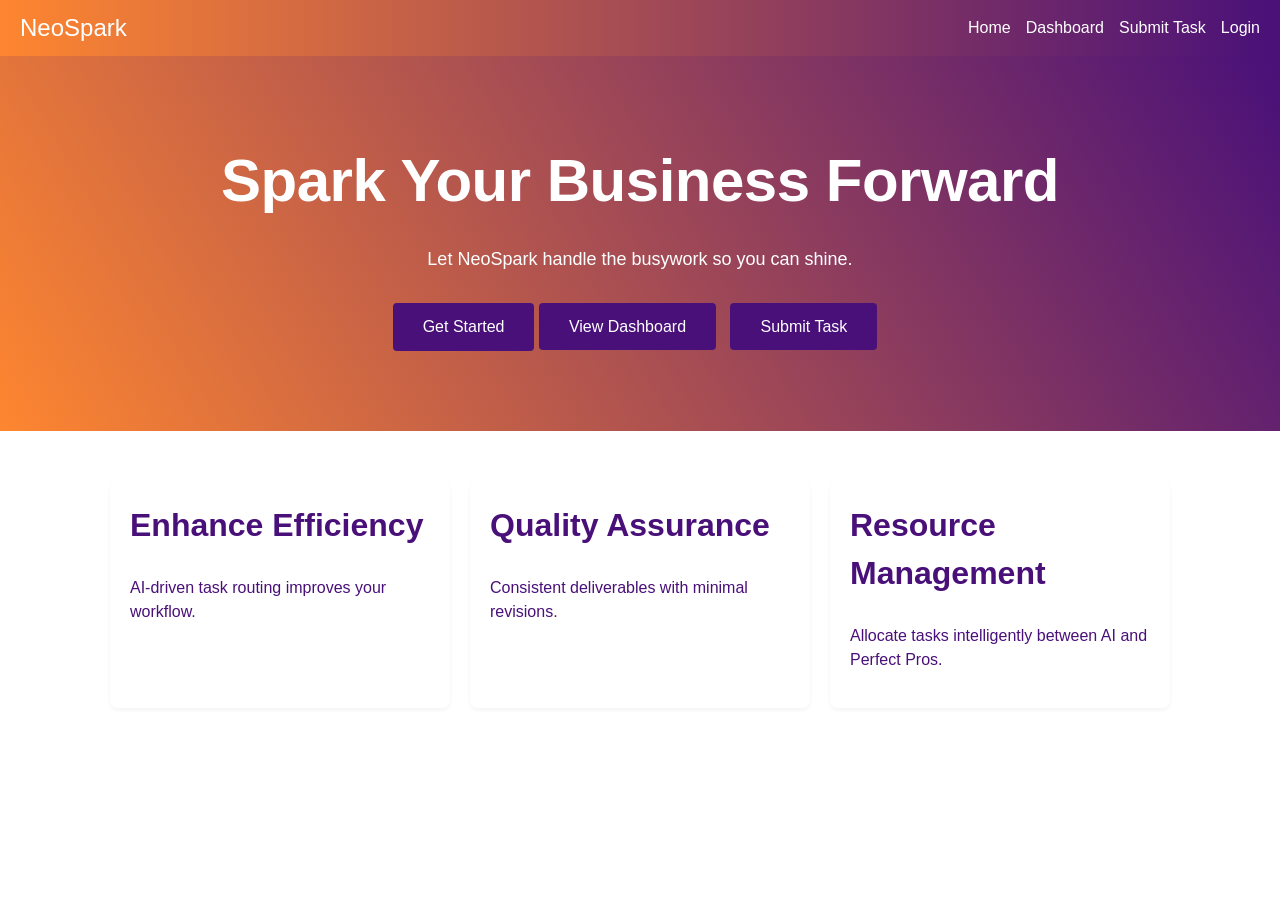
<file: neospark/index.html>
<!DOCTYPE html>
<html lang="en">
<head>
  <meta charset="UTF-8">
  <meta name="viewport" content="width=device-width, initial-scale=1.0">
  <title>NeoSpark</title>
  <link rel="stylesheet" href="styles.css">
</head>
<body>
  <header class="site-header">
    <a href="home.html" class="logo">NeoSpark</a>
    <button class="nav-toggle" aria-label="Toggle navigation">Menu</button>
    <nav class="nav-links">
      <a href="home.html">Home</a>
      <a href="dashboard.html">Dashboard</a>
      <a href="task_submission.html">Submit Task</a>
      <a href="login.html">Login</a>
    </nav>
  </header>

  <section class="hero">
    <h1>Spark Your Business Forward</h1>
    <p>Let NeoSpark handle the busywork so you can shine.</p>
    <button class="primary">Get Started</button>
    <a href="dashboard.html" class="primary-btn">View Dashboard</a>
    <a href="task_submission.html" class="primary-btn">Submit Task</a>
  </section>
  <section class="features">
    <div class="card">
      <h2>Enhance Efficiency</h2>
      <p>AI-driven task routing improves your workflow.</p>
    </div>
    <div class="card">
      <h2>Quality Assurance</h2>
      <p>Consistent deliverables with minimal revisions.</p>
    </div>
    <div class="card">
      <h2>Resource Management</h2>
      <p>Allocate tasks intelligently between AI and Perfect Pros.</p>
    </div>
  </section>
  <script>
    const toggleBtn = document.querySelector('.nav-toggle');
    const navLinks = document.querySelector('.nav-links');
    toggleBtn.addEventListener('click', () => {
      navLinks.classList.toggle('active');
    });
  </script>
</body>
</html>
</file>
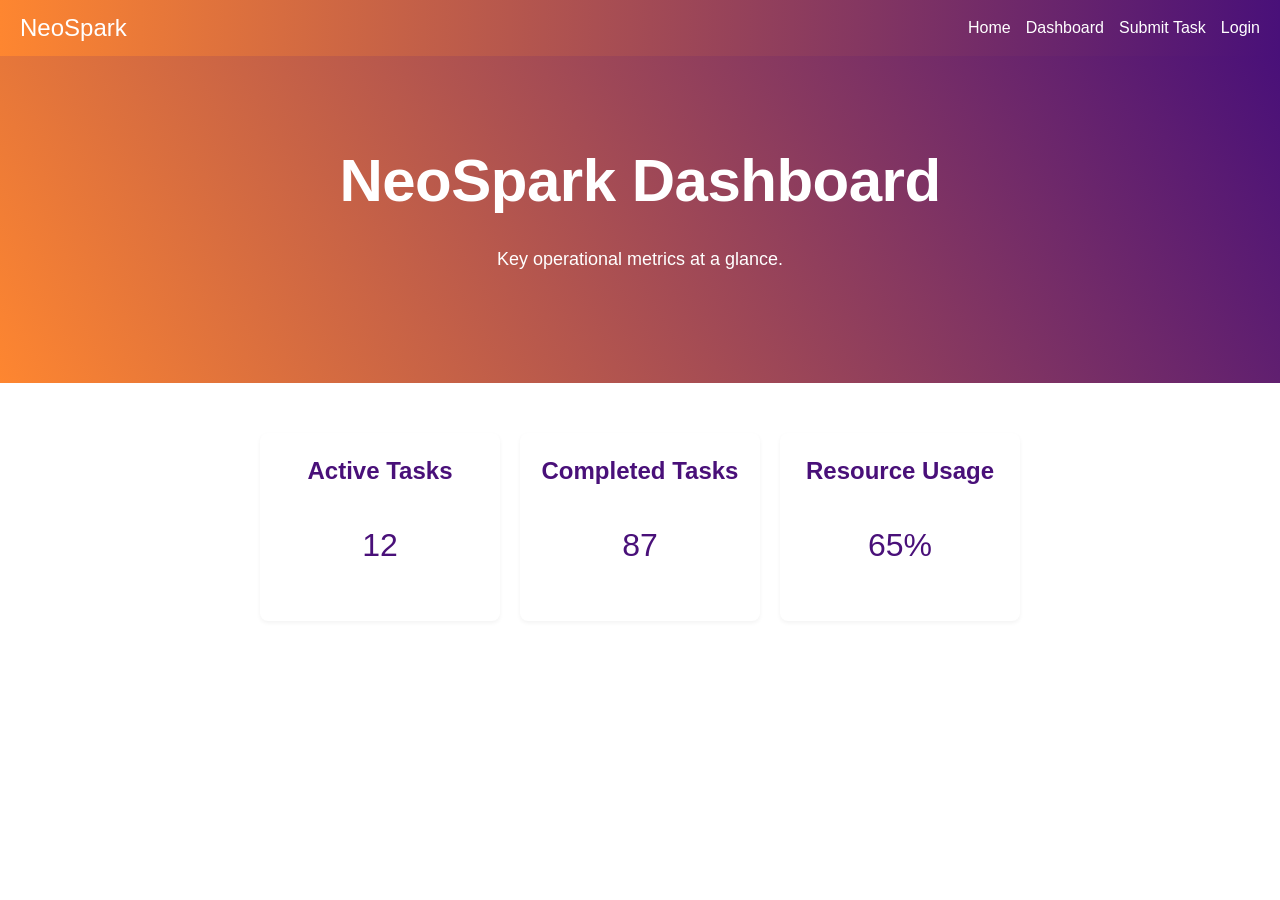
<file: neospark/dashboard.html>
<!DOCTYPE html>
<html lang="en">
<head>
  <meta charset="UTF-8">
  <meta name="viewport" content="width=device-width, initial-scale=1.0">
  <title>NeoSpark - Dashboard</title>
  <link rel="stylesheet" href="styles.css">
</head>
<body>
  <header class="site-header">
    <a href="home.html" class="logo">NeoSpark</a>
    <button class="nav-toggle" aria-label="Toggle navigation">Menu</button>
    <nav class="nav-links">
      <a href="home.html">Home</a>
      <a href="dashboard.html">Dashboard</a>
      <a href="task_submission.html">Submit Task</a>
      <a href="login.html">Login</a>
    </nav>
  </header>

  <section class="hero">
    <h1>NeoSpark Dashboard</h1>
    <p>Key operational metrics at a glance.</p>
  </section>
  <section class="dashboard">
    <div class="metric-card">
      <h2>Active Tasks</h2>
      <p class="metric">12</p>
    </div>
    <div class="metric-card">
      <h2>Completed Tasks</h2>
      <p class="metric">87</p>
    </div>
    <div class="metric-card">
      <h2>Resource Usage</h2>
      <p class="metric">65%</p>
    </div>
  </section>
  <script>
    const toggleBtn = document.querySelector('.nav-toggle');
    const navLinks = document.querySelector('.nav-links');
    toggleBtn.addEventListener('click', () => {
      navLinks.classList.toggle('active');
    });
  </script>
</body>
</html>
</file>
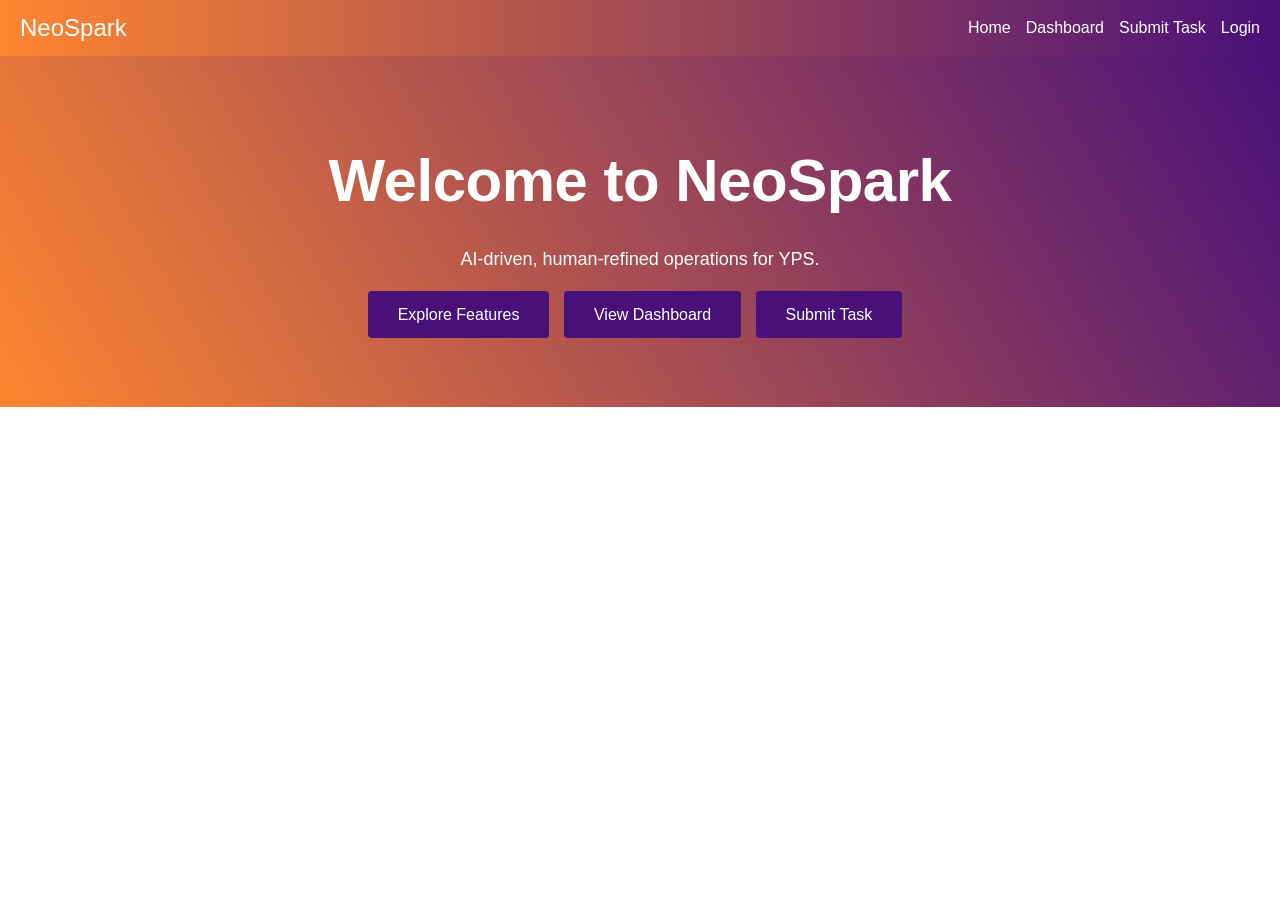
<file: neospark/home.html>
<!DOCTYPE html>
<html lang="en">
<head>
  <meta charset="UTF-8">
  <meta name="viewport" content="width=device-width, initial-scale=1.0">
  <title>NeoSpark - Home</title>
  <link rel="stylesheet" href="styles.css">
</head>
<body>
  <header class="site-header">
    <a href="home.html" class="logo">NeoSpark</a>
    <button class="nav-toggle" aria-label="Toggle navigation">Menu</button>
    <nav class="nav-links">
      <a href="home.html">Home</a>
      <a href="dashboard.html">Dashboard</a>
      <a href="task_submission.html">Submit Task</a>
      <a href="login.html">Login</a>
    </nav>
  </header>

  <section class="hero">
    <h1>Welcome to NeoSpark</h1>
    <p>AI-driven, human-refined operations for YPS.</p>
    <a href="index.html" class="primary-btn">Explore Features</a>
    <a href="dashboard.html" class="primary-btn">View Dashboard</a>
    <a href="task_submission.html" class="primary-btn">Submit Task</a>
  </section>
  <script>
    const toggleBtn = document.querySelector('.nav-toggle');
    const navLinks = document.querySelector('.nav-links');
    toggleBtn.addEventListener('click', () => {
      navLinks.classList.toggle('active');
    });
  </script>
</body>
</html>
</file>
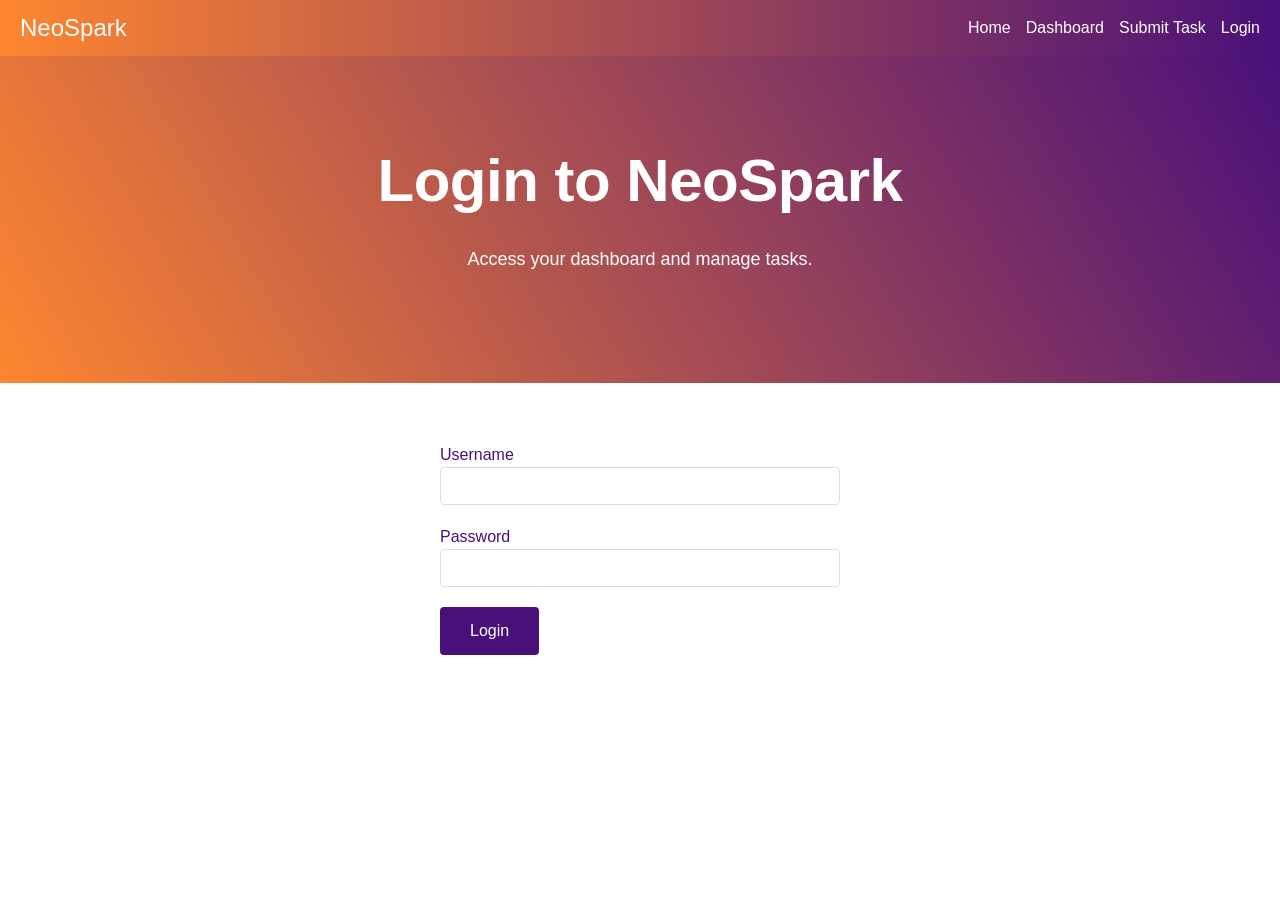
<file: neospark/login.html>
<!DOCTYPE html>
<html lang="en">
<head>
  <meta charset="UTF-8">
  <meta name="viewport" content="width=device-width, initial-scale=1.0">
  <title>NeoSpark - Login</title>
  <link rel="stylesheet" href="styles.css">
</head>
<body>
  <header class="site-header">
    <a href="home.html" class="logo">NeoSpark</a>
    <button class="nav-toggle" aria-label="Toggle navigation">Menu</button>
    <nav class="nav-links">
      <a href="home.html">Home</a>
      <a href="dashboard.html">Dashboard</a>
      <a href="task_submission.html">Submit Task</a>
      <a href="login.html">Login</a>
    </nav>
  </header>

  <section class="hero">
    <h1>Login to NeoSpark</h1>
    <p>Access your dashboard and manage tasks.</p>
  </section>
  <section class="login-form">
    <form action="dashboard.html">
      <label>
        Username
        <input type="text" name="username" required>
      </label>
      <label>
        Password
        <input type="password" name="password" required>
      </label>
      <button type="submit" class="primary">Login</button>
    </form>
  </section>
  <script>
    const toggleBtn = document.querySelector('.nav-toggle');
    const navLinks = document.querySelector('.nav-links');
    toggleBtn.addEventListener('click', () => {
      navLinks.classList.toggle('active');
    });
  </script>
</body>
</html>
</file>
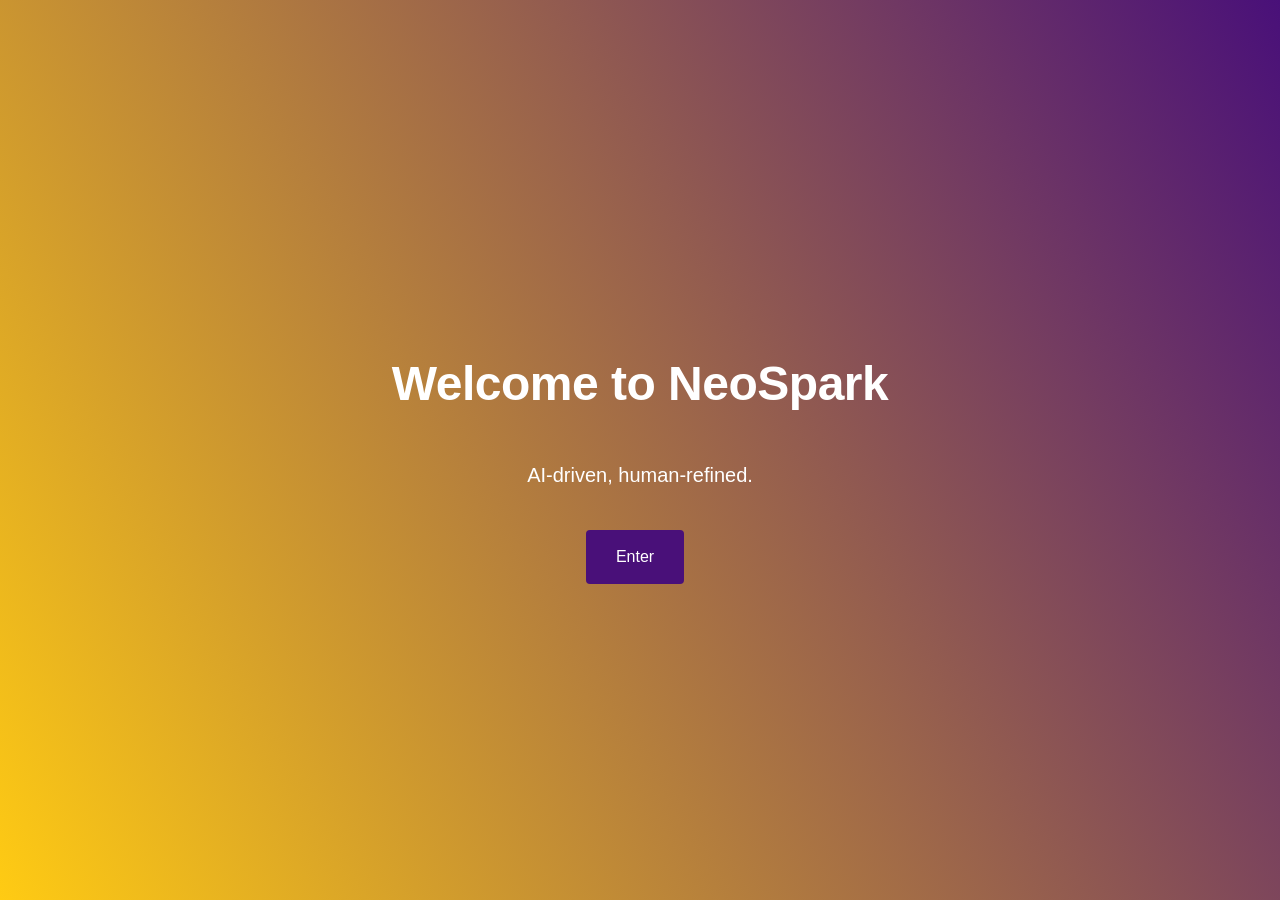
<file: neospark/splash.html>
<!DOCTYPE html>
<html lang="en">
<head>
  <meta charset="UTF-8">
  <meta name="viewport" content="width=device-width, initial-scale=1.0">
  <title>NeoSpark - Splash</title>
  <link rel="stylesheet" href="styles.css">
</head>
<body>
  <div class="splash-container">
    <h1>Welcome to NeoSpark</h1>
    <p>AI-driven, human-refined.</p>
    <a href="login.html" class="primary-btn">Enter</a>
  </div>
</body>
</html>
</file>
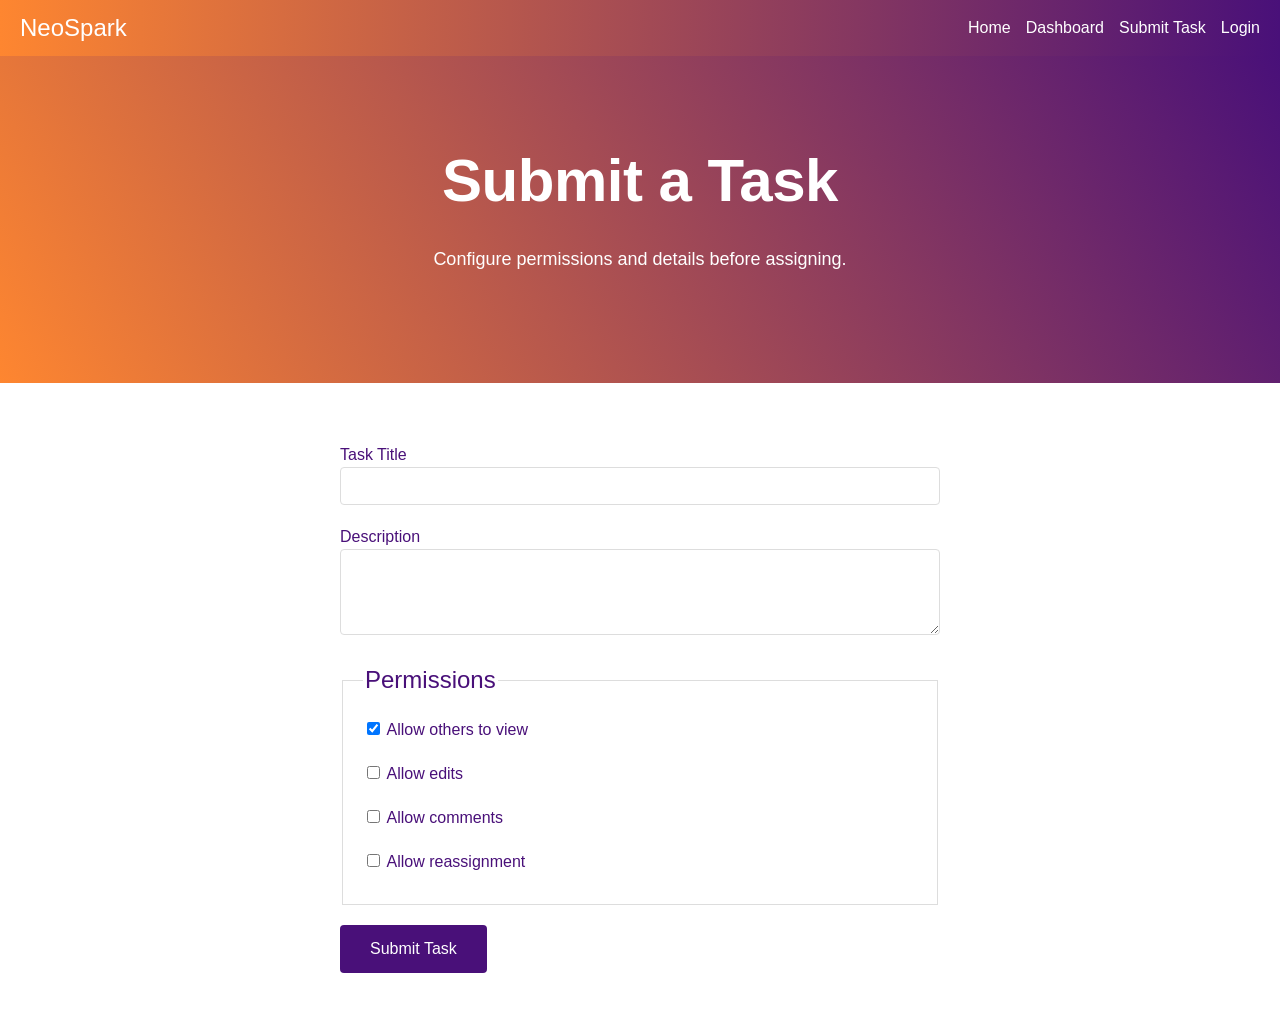
<file: neospark/task_submission.html>
<!DOCTYPE html>
<html lang="en">
<head>
  <meta charset="UTF-8">
  <meta name="viewport" content="width=device-width, initial-scale=1.0">
  <title>NeoSpark - Submit Task</title>
  <link rel="stylesheet" href="styles.css">
</head>
<body>
  <header class="site-header">
    <a href="home.html" class="logo">NeoSpark</a>
    <button class="nav-toggle" aria-label="Toggle navigation">Menu</button>
    <nav class="nav-links">
      <a href="home.html">Home</a>
      <a href="dashboard.html">Dashboard</a>
      <a href="task_submission.html">Submit Task</a>
      <a href="login.html">Login</a>
    </nav>
  </header>

  <section class="hero">
    <h1>Submit a Task</h1>
    <p>Configure permissions and details before assigning.</p>
  </section>
  <section class="task-form">
    <form>
      <label>
        Task Title
        <input type="text" name="title" required>
      </label>
      <label>
        Description
        <textarea name="description" rows="4" required></textarea>
      </label>
      <fieldset>
        <legend>Permissions</legend>
        <label><input type="checkbox" name="view" checked> Allow others to view</label>
        <label><input type="checkbox" name="edit"> Allow edits</label>
        <label><input type="checkbox" name="comment"> Allow comments</label>
        <label><input type="checkbox" name="reassign"> Allow reassignment</label>
      </fieldset>
      <button type="submit" class="primary">Submit Task</button>
    </form>
  </section>
  <script>
    const toggleBtn = document.querySelector('.nav-toggle');
    const navLinks = document.querySelector('.nav-links');
    toggleBtn.addEventListener('click', () => {
      navLinks.classList.toggle('active');
    });
  </script>
</body>
</html>
</file>
<file: neospark/styles.css>
/* NeoSpark Branding Styles */

body {
  font-family: "Ethos Nova", Arial, sans-serif;
  color: #491079;
  background-color: #FFFFFF;
  margin: 0;
  line-height: 1.5;
}

.hero {
  background: linear-gradient(60deg, #FE8630, #491079);
  color: white;
  text-align: center;
  padding: 80px 20px;
}

.hero h1 {
  font-family: "Univa Nova", Arial, sans-serif;
  font-size: 60px;
  margin: 0 0 20px;
  letter-spacing: -0.5px;
}

.hero p {
  font-size: 18px;
  margin-bottom: 30px;
}

button.primary {
  background-color: #491079;
  color: #FFFFFF;
  border: none;
  padding: 15px 30px;
  border-radius: 4px;
  font-size: 16px;
  cursor: pointer;
}

button.primary:hover {
  background-color: #FE8630;
}

.features {
  display: flex;
  flex-wrap: wrap;
  justify-content: center;
  padding: 40px 20px;
}

.card {
  background-color: #FFFFFF;
  border-radius: 8px;
  box-shadow: 0 2px 4px rgba(0,0,0,0.05);
  margin: 10px;
  padding: 20px;
  max-width: 300px;
}

.card h2 {
  font-family: "Univa Nova", Arial, sans-serif;
  font-size: 32px;
  margin-top: 0;
}

.card p {
  font-size: 16px;
}

/* Splash page layout */
.splash-container {
  background: linear-gradient(60deg, #FFCB13, #491079);
  color: white;
  display: flex;
  flex-direction: column;
  align-items: center;
  justify-content: center;
  height: 100vh;
  text-align: center;
}

.splash-container h1 {
  font-family: "Univa Nova", Arial, sans-serif;
  font-size: 48px;
  margin-bottom: 20px;
  letter-spacing: -0.5px;
}

.splash-container p {
  font-size: 20px;
  margin-bottom: 40px;
}

a.primary-btn {
  background-color: #491079;
  color: #FFFFFF;
  text-decoration: none;
  padding: 15px 30px;
  border-radius: 4px;
  font-size: 16px;
  margin-right: 10px;
}

a.primary-btn:hover {
  background-color: #FE8630;
}

/* Dashboard styles */
.dashboard {
  display: flex;
  flex-wrap: wrap;
  justify-content: center;
  padding: 40px 20px;
}

.metric-card {
  background-color: #FFFFFF;
  border-radius: 8px;
  box-shadow: 0 2px 4px rgba(0,0,0,0.05);
  margin: 10px;
  padding: 20px;
  text-align: center;
  width: 200px;
}

.metric-card h2 {
  font-family: "Univa Nova", Arial, sans-serif;
  font-size: 24px;
  margin: 0 0 10px;
}

.metric {
  font-size: 32px;
  font-family: "Univa Nova", Arial, sans-serif;
  color: #491079;
}

/* Task submission form styles */
.task-form {
  max-width: 600px;
  margin: 40px auto;
  padding: 20px;
}

.task-form label,
.task-form fieldset {
  display: block;
  margin-bottom: 20px;
  font-size: 16px;
}

.task-form input[type="text"],
.task-form textarea {
  width: 100%;
  padding: 10px;
  border: 1px solid #ddd;
  border-radius: 4px;
  font-size: 14px;
  box-sizing: border-box;
}

.task-form fieldset {
  border: 1px solid #ddd;
  padding: 10px 20px;
}

.task-form legend {
  font-family: "Univa Nova", Arial, sans-serif;
  font-size: 24px;
  margin-bottom: 10px;
}

.task-form button {
  display: block;
}

/* Login form styles */
.login-form {
  max-width: 400px;
  margin: 40px auto;
  padding: 20px;
}

.login-form label {
  display: block;
  margin-bottom: 20px;
  font-size: 16px;
}

.login-form input[type="text"],
.login-form input[type="password"] {
  width: 100%;
  padding: 10px;
  border: 1px solid #ddd;
  border-radius: 4px;
  font-size: 14px;
  box-sizing: border-box;
}

.login-form button {
  display: block;
}

/* Responsive header styles */
.site-header {
  display: flex;
  justify-content: space-between;
  align-items: center;
  padding: 10px 20px;
  background: url('header-bg.svg') center/cover no-repeat;
  background-color: #491079; /* fallback */
  color: white;
}

.site-header .logo {
  font-family: "Univa Nova", Arial, sans-serif;
  font-size: 24px;
  text-decoration: none;
  color: white;
}

.nav-links {
  display: flex;
  align-items: center;
}

.nav-links a {
  color: white;
  text-decoration: none;
  margin-left: 15px;
  font-size: 16px;
}

.nav-toggle {
  display: none;
  background: none;
  border: 1px solid white;
  color: white;
  padding: 5px 10px;
  font-size: 16px;
}

@media (max-width: 600px) {
  .site-header {
    flex-wrap: wrap;
  }

  .nav-toggle {
    display: block;
  }

  .nav-links {
    display: none;
    flex-direction: column;
    width: 100%;
    margin-top: 10px;
  }

  .nav-links.active {
    display: flex;
  }

  .nav-links a {
    margin: 10px 0;
  }
}
</file>
